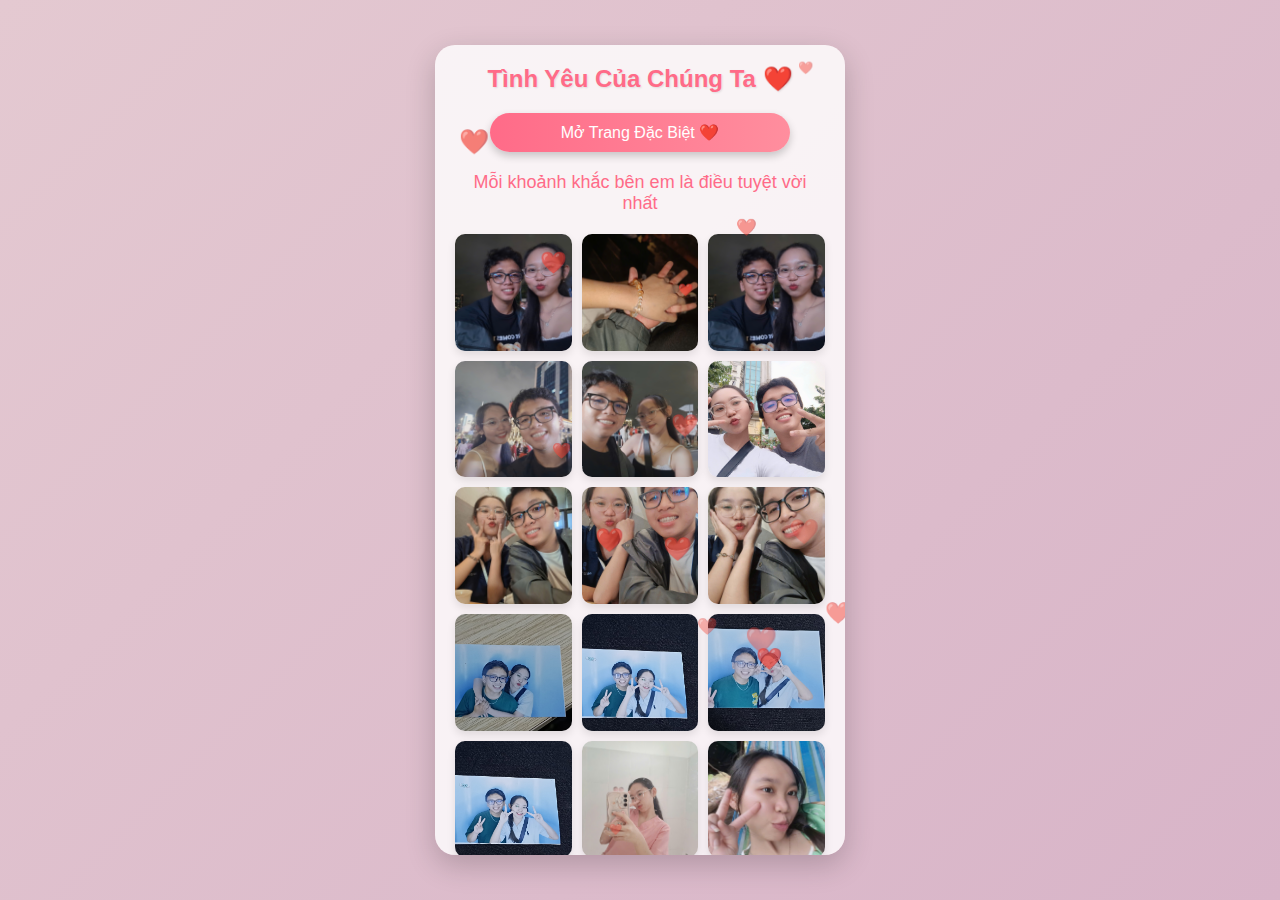
<file: 100Days.html>
<!DOCTYPE html>
<html lang="vi">

<head>
    <meta charset="UTF-8">
    <meta name="viewport" content="width=device-width, initial-scale=1.0">
     <!-- Tiêu đề hiển thị trên tab trình duyệt -->
    <title>TÌNH YÊU Ó</title>

    <!-- Tạo icon cho tab -->
    <link rel="icon" href="image/heart.png" type="image/png">
    <style>
        * {
            margin: 0;
            padding: 0;
            box-sizing: border-box;
        }

        body {
            font-family: 'Arial', sans-serif;
            background: linear-gradient(135deg, #e4c9d1 0%, #d8b4c8 100%);
            display: flex;
            justify-content: center;
            align-items: center;
            min-height: 100vh;
            overflow-x: hidden;
        }

        .container {
            width: 410px;
            max-height: 90vh;
            background-color: rgba(255, 255, 255, 0.8);
            border-radius: 20px;
            box-shadow: 0 10px 30px rgba(0, 0, 0, 0.2);
            padding: 20px;
            position: relative;
            overflow-y: auto;
            overflow-x: hidden;
        }

        h1 {
            text-align: center;
            color: #ff6b88;
            margin-bottom: 20px;
            font-size: 24px;
            text-shadow: 1px 1px 2px rgba(0, 0, 0, 0.1);
        }

        .gallery {
            display: grid;
            grid-template-columns: repeat(3, 1fr);
            gap: 10px;
            margin-bottom: 20px;
        }

        .gallery-item {
            width: 100%;
            aspect-ratio: 1/1;
            border-radius: 10px;
            overflow: hidden;
            box-shadow: 0 4px 8px rgba(0, 0, 0, 0.1);
            transition: all 0.3s ease;
            position: relative;
            cursor: pointer;
        }

        .gallery-item img {
            width: 100%;
            height: 100%;
            object-fit: cover;
            transition: transform 0.5s ease;
        }

        .gallery-item:hover {
            transform: translateY(-5px);
            box-shadow: 0 8px 15px rgba(0, 0, 0, 0.2);
        }

        .gallery-item:hover img {
            transform: scale(1.1);
        }

        /* Modal phóng to ảnh */
        .modal {
            display: none;
            position: fixed;
            top: 0;
            left: 0;
            width: 100%;
            height: 100%;
            background-color: rgba(0, 0, 0, 0.9);
            z-index: 1000;
            justify-content: center;
            align-items: center;
        }

        .modal-content {
            max-width: 90%;
            max-height: 90%;
        }

        .modal-content img {
            width: 100%;
            height: auto;
            object-fit: contain;
            border-radius: 5px;
        }

        .close {
            position: absolute;
            top: 20px;
            right: 30px;
            color: white;
            font-size: 40px;
            font-weight: bold;
            cursor: pointer;
        }

        .heart {
            position: absolute;
            pointer-events: none;
            animation: float 4s ease-in-out infinite;
        }

        @keyframes float {
            0%, 100% {
                transform: translateY(0) rotate(0deg);
            }
            50% {
                transform: translateY(-20px) rotate(10deg);
            }
        }

        /* Responsive */
        @media (max-width: 480px) {
            .container {
                width: 95%;
                height: 95vh;
            }
            
            .gallery {
                grid-template-columns: repeat(2, 1fr);
            }
        }

        /* Hiệu ứng tình yêu */
        .love-text {
            text-align: center;
            margin: 20px 0;
            font-size: 18px;
            color: #ff6b88;
            animation: pulse 2s infinite;
        }

        @keyframes pulse {
            0%, 100% {
                transform: scale(1);
            }
            50% {
                transform: scale(1.05);
            }
        }

        .floating-hearts {
            position: absolute;
            top: 0;
            left: 0;
            width: 100%;
            height: 100%;
            pointer-events: none;
            z-index: 1;
        }

        /* Nút đặc biệt */
        .love-button {
            display: block;
            margin: 15px auto;
            padding: 10px 20px;
            background: linear-gradient(to right, #ff6b88, #ff8e9e);
            color: white;
            border: none;
            border-radius: 25px;
            font-size: 16px;
            cursor: pointer;
            box-shadow: 0 4px 8px rgba(0, 0, 0, 0.2);
            transition: all 0.3s ease;
            width: 100%;
            max-width: 300px;
        }

        .love-button:hover {
            transform: translateY(-3px);
            box-shadow: 0 6px 12px rgba(0, 0, 0, 0.3);
            background: linear-gradient(to right, #ff8e9e, #ff6b88);
        }
    </style>
</head>

<body>
    <!-- Thêm thẻ audio để phát nhạc -->
    <audio id="bgMusic" loop>
        <source src="music/AAA1.mp3" type="audio/mp3">
    </audio>

    <script>
        // Phát nhạc khi trang load xong
        window.addEventListener('load', function() {
            var audio = document.getElementById('bgMusic');
            audio.volume = 0.5; // Chỉnh âm lượng
            
            // Bắt đầu bằng sự kiện user gesture (giả lập)
            function startAudio() {
                audio.play().catch(e => {
                    console.log("Autoplay bị chặn:", e);
                    // Thử lại sau 1 giây
                    setTimeout(startAudio, 1000);
                });
            }
            
            // Kích hoạt âm thanh thông qua sự kiện click ảo
            document.body.click(); // Giả lập sự kiện click
            
            // Thử phát nhạc
            startAudio();
            
            // Cho phép autoplay khi user tương tác
            document.addEventListener('click', function() {
                audio.play().catch(e => console.log(e));
            }, { once: true });
        });
    </script>

    <div class="container">
        <h1>Tình Yêu Của Chúng Ta ❤️</h1>

        <!-- <button id="openPageBtn" class="love-button">Mở Trang Đặc Biệt ❤️</button> -->
      <!-- --BUTTON ĐẶC BIỆT--------------------------------------------------------------------------------------------------------------------------- -->
    <button id="openPageBtn" class="love-button">Mở Trang Đặc Biệt ❤️</button>

    <style>
        .love-button {
            display: block;
            margin: 15px auto;
            padding: 10px 20px;
            background: linear-gradient(to right, #ff6b88, #ff8e9e);
            color: white;
            border: none;
            border-radius: 25px;
            font-size: 16px;
            cursor: pointer;
            box-shadow: 0 4px 8px rgba(0, 0, 0, 0.2);
            transition: all 0.3s ease;
        }

        .love-button:hover {
            transform: translateY(-3px);
            box-shadow: 0 6px 12px rgba(0, 0, 0, 0.3);
            background: linear-gradient(to right, #ff8e9e, #ff6b88);
        }
    </style>

    <script>
        // Mở trang khác khi click nút
        document.getElementById('openPageBtn').addEventListener('click', function () {
            window.open('TraiTim.html', '_blank');
            // Hoặc mở trong tab hiện tại: window.location.href = 'trang-dac-biet.html';
        });
    </script>

    <!-- --BUTTON ĐẶC BIỆT--------------------------------------------------------------------------------------------------------------------------- -->


        <div class="love-text">Mỗi khoảnh khắc bên em là điều tuyệt vời nhất</div>

        <div class="gallery">
            <!-- Danh sách ảnh -->
            <div class="gallery-item">
                <img src="image/a1.jpg" alt="Kỷ niệm 1">
            </div>
            <div class="gallery-item">
                <img src="image/a2.jpg" alt="Kỷ niệm 2">
            </div>
            <div class="gallery-item">
                <img src="image/b1.jpg" alt="Kỷ niệm 3">
            </div>
            <div class="gallery-item">
                <img src="image/b2.jpg" alt="Kỷ niệm 4">
            </div>
            <div class="gallery-item">
                <img src="image/b3.jpg" alt="Kỷ niệm 5">
            </div>
            <div class="gallery-item">
                <img src="image/b4.jpg" alt="Kỷ niệm 6">
            </div>
            <div class="gallery-item">
                <img src="image/b5.jpg" alt="Kỷ niệm 7">
            </div>
            <div class="gallery-item">
                <img src="image/b6.jpg" alt="Kỷ niệm 8">
            </div>
            <div class="gallery-item">
                <img src="image/b7.jpg" alt="Kỷ niệm 9">
            </div>
            <div class="gallery-item">
                <img src="image/b8.png" alt="Kỷ niệm 10">
            </div>
            <div class="gallery-item">
                <img src="image/b9.png" alt="Kỷ niệm 11">
            </div>
            <div class="gallery-item">
                <img src="image/b10.png" alt="Kỷ niệm 12">
            </div>
            <div class="gallery-item">
                <img src="image/b11.png" alt="Kỷ niệm 13">
            </div>
            <div class="gallery-item">
                <img src="image/b12.png" alt="Kỷ niệm 14">
            </div>
            <div class="gallery-item">
                <img src="image/b13.png" alt="Kỷ niệm 15">
            </div>
            <div class="gallery-item">
                <img src="image/b14.png" alt="Kỷ niệm 16">
            </div>
            <div class="gallery-item">
                <img src="image/b15.png" alt="Kỷ niệm 17">
            </div>
            <!-- Thêm các ảnh khác nếu cần -->
        </div>

        <div class="floating-hearts" id="floatingHearts"></div>
    </div>

    <!-- Modal phóng to ảnh -->
    <div id="imageModal" class="modal">
        <span class="close">&times;</span>
        <div class="modal-content">
            <img id="expandedImg">
        </div>
    </div>

    <script>
        // Mở trang khác khi click nút
        document.getElementById('openPageBtn').addEventListener('click', function () {
            window.open('a5__ copy.html', '_blank');
        });

        // Tạo hiệu ứng trái tim bay
        function createHearts() {
            const container = document.getElementById('floatingHearts');
            const colors = ['#ff6b88', '#ff8e9e', '#ffb3c1', '#ffd7e1'];

            for (let i = 0; i < 15; i++) {
                const heart = document.createElement('div');
                heart.innerHTML = '❤️';
                heart.classList.add('heart');

                // Random vị trí và kích thước
                const size = Math.random() * 20 + 10;
                const posX = Math.random() * 100;
                const delay = Math.random() * 5;
                const duration = Math.random() * 3 + 3;

                heart.style.left = `${posX}%`;
                heart.style.top = `${Math.random() * 100}%`;
                heart.style.fontSize = `${size}px`;
                heart.style.animationDelay = `${delay}s`;
                heart.style.animationDuration = `${duration}s`;
                heart.style.opacity = Math.random() * 0.5 + 0.3;

                container.appendChild(heart);
            }
        }

        // Hiệu ứng khi hover vào ảnh
        document.querySelectorAll('.gallery-item').forEach(item => {
            item.addEventListener('mouseenter', function () {
                const hearts = document.createElement('div');
                hearts.innerHTML = '❤️';
                hearts.style.position = 'absolute';
                hearts.style.fontSize = '20px';
                hearts.style.color = '#ff6b88';
                hearts.style.animation = 'float 2s ease-out forwards';
                hearts.style.left = `${Math.random() * 80 + 10}%`;
                hearts.style.top = `${Math.random() * 80 + 10}%`;
                hearts.style.pointerEvents = 'none';

                this.appendChild(hearts);

                setTimeout(() => {
                    hearts.remove();
                }, 2000);
            });
        });

        // Hiệu ứng phóng to ảnh khi click
        document.querySelectorAll('.gallery-item img').forEach(img => {
            img.addEventListener('click', function () {
                const modal = document.getElementById('imageModal');
                const modalImg = document.getElementById('expandedImg');
                modal.style.display = 'flex';
                modalImg.src = this.src;
            });
        });

        // Đóng modal khi click nút X
        document.querySelector('.close').addEventListener('click', function () {
            document.getElementById('imageModal').style.display = 'none';
        });

        // Đóng modal khi click bên ngoài ảnh
        document.getElementById('imageModal').addEventListener('click', function (e) {
            if (e.target === this) {
                this.style.display = 'none';
            }
        });

        // Khởi tạo hiệu ứng khi trang load
        window.addEventListener('load', function () {
            createHearts();

            // Thêm hiệu ứng chữ nhấp nháy
            const loveText = document.querySelector('.love-text');
            setInterval(() => {
                loveText.style.textShadow = `0 0 ${Math.random() * 10 + 5}px rgba(255, 107, 136, ${Math.random() * 0.5 + 0.5})`;
            }, 1000);
        });
    </script>
</body>

</html>
</file>
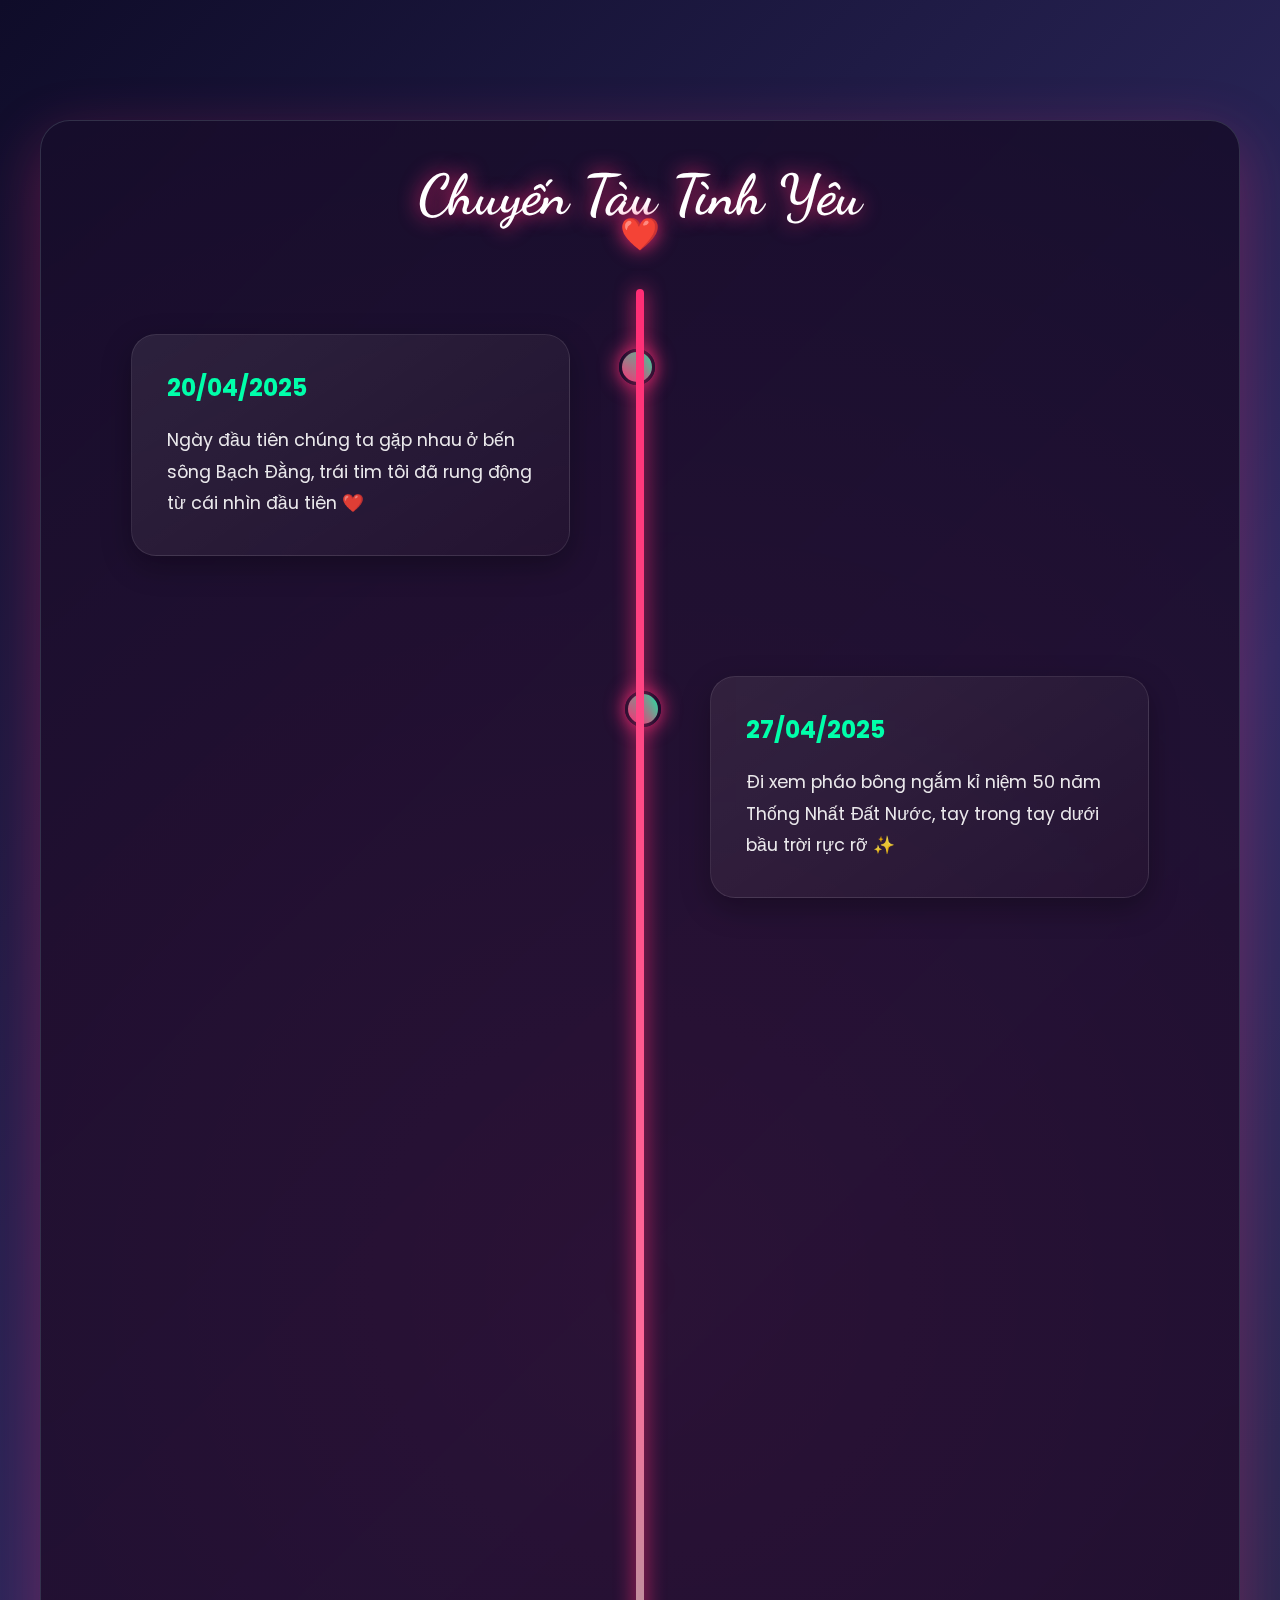
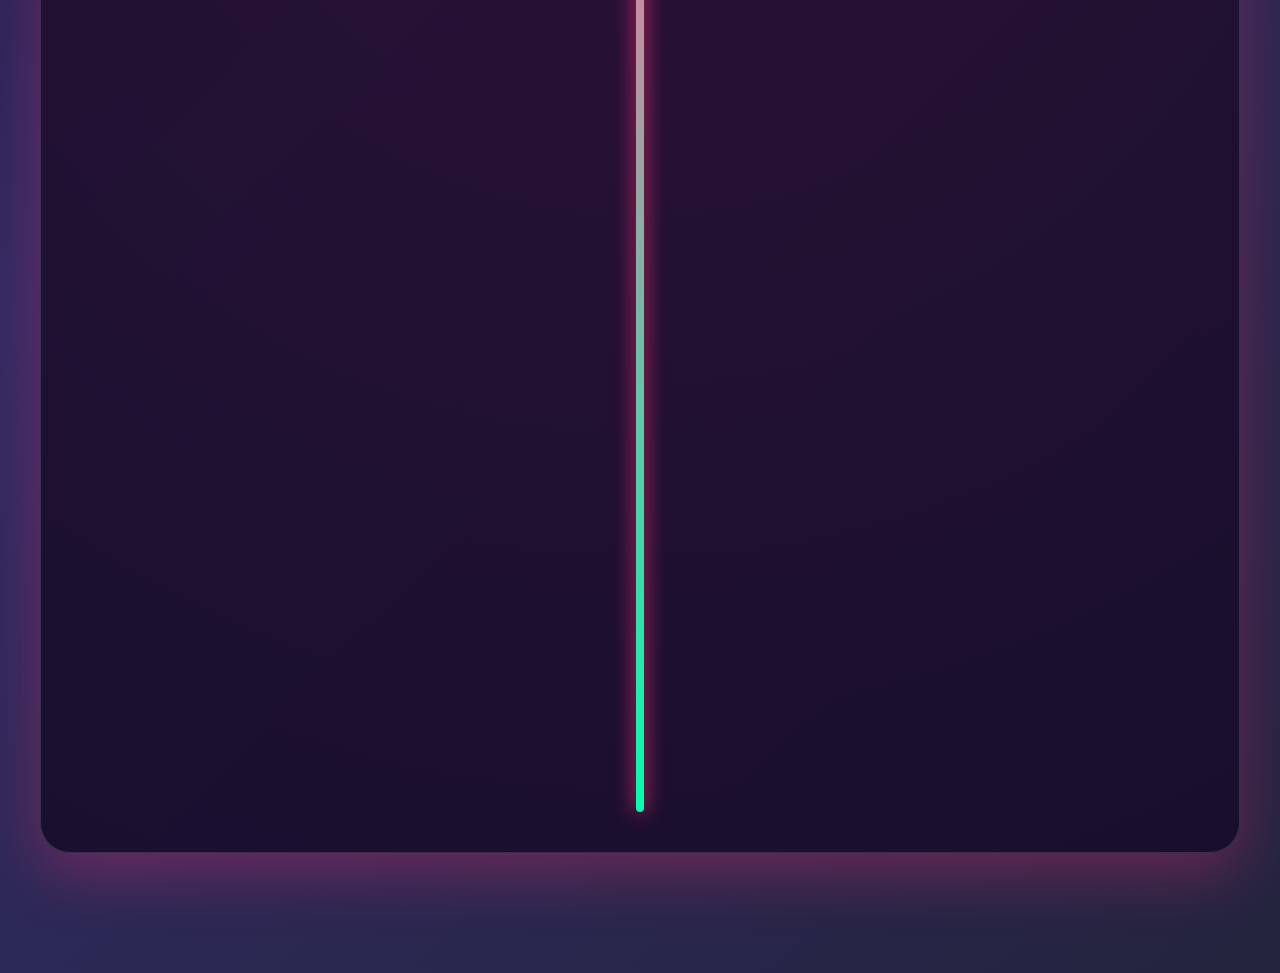
<file: a1.html>
<!DOCTYPE html>
<html lang="en">
<head>
    <meta charset="UTF-8">
    <meta name="viewport" content="width=device-width, initial-scale=1.0">
    <title>Love Timeline</title>
    <link href="https://fonts.googleapis.com/css2?family=Dancing+Script:wght@400;700&family=Poppins:wght@300;400;600&display=swap" rel="stylesheet">
    <style>
        * {
            margin: 0;
            padding: 0;
            box-sizing: border-box;
        }

        :root {
            --primary-color: #ff2d75;
            --secondary-color: #ff6b9a;
            --accent-color: #00ffaa;
            --bg-color: #0f0c29;
            --text-color: #ffffff;
        }

        body {
            font-family: 'Poppins', sans-serif;
            background: linear-gradient(135deg, #0f0c29, #302b63, #24243e);
            color: var(--text-color);
            min-height: 100vh;
            padding: 20px;
        }

        /* ============================
           PHẦN 7: TIMELINE KỶ NIỆM
        ============================ */
        .timeline {
            position: relative;
            max-width: 1200px;
            margin: 100px auto;
            padding: 40px;
            background: rgba(15, 12, 41, 0.9);
            border-radius: 30px;
            box-shadow: 0 20px 60px rgba(255, 45, 117, 0.3);
            backdrop-filter: blur(15px);
            border: 1px solid rgba(255, 255, 255, 0.15);
            overflow: hidden;
        }

        /* Hiệu ứng ánh sáng nền */
        .timeline::before {
            content: '';
            position: absolute;
            top: -50%;
            left: -50%;
            width: 200%;
            height: 200%;
            background: radial-gradient(circle, rgba(255,45,117,0.1) 0%, transparent 70%);
            animation: rotate 20s linear infinite;
            z-index: -1;
        }

        @keyframes rotate {
            0% { transform: rotate(0deg); }
            100% { transform: rotate(360deg); }
        }

        .timeline-title {
            text-align: center;
            font-size: 3.5rem;
            margin-bottom: 60px;
            color: white;
            font-family: 'Dancing Script', cursive;
            position: relative;
            text-shadow: 0 0 20px var(--primary-color);
            animation: titleGlow 3s ease-in-out infinite alternate;
        }

        @keyframes titleGlow {
            0% { text-shadow: 0 0 10px var(--primary-color); }
            100% { text-shadow: 0 0 30px var(--primary-color), 0 0 40px var(--secondary-color); }
        }

        .timeline-title::after {
            content: '❤️';
            position: absolute;
            bottom: -25px;
            left: 50%;
            transform: translateX(-50%);
            font-size: 2rem;
            animation: heartbeat 1.5s ease-in-out infinite;
        }

        @keyframes heartbeat {
            0%, 100% { transform: translateX(-50%) scale(1); }
            50% { transform: translateX(-50%) scale(1.1); }
        }

        .timeline-container {
            position: relative;
            padding: 20px 0;
        }

        /* Đường timeline với hiệu ứng */
        .timeline-container::after {
            content: '';
            position: absolute;
            width: 8px;
            background: linear-gradient(to bottom, 
                var(--primary-color), 
                var(--secondary-color), 
                var(--accent-color));
            top: 0;
            bottom: 0;
            left: 50%;
            margin-left: -4px;
            border-radius: 10px;
            box-shadow: 0 0 20px var(--primary-color);
            animation: lineGlow 2s ease-in-out infinite alternate;
        }

        @keyframes lineGlow {
            0% { box-shadow: 0 0 10px var(--primary-color); }
            100% { box-shadow: 0 0 30px var(--primary-color), 0 0 40px var(--secondary-color); }
        }

        .timeline-item {
            padding: 25px 50px;
            position: relative;
            width: 50%;
            box-sizing: border-box;
            margin-bottom: 70px;
            opacity: 0;
            transform: translateX(-100px);
            transition: all 0.8s cubic-bezier(0.4, 0, 0.2, 1);
        }

        .timeline-item:nth-child(even) {
            transform: translateX(100px);
        }

        .timeline-item.visible {
            opacity: 1;
            transform: translateX(0) !important;
        }

        .timeline-item:nth-child(odd) {
            left: 0;
            padding-right: 70px;
        }

        .timeline-item:nth-child(even) {
            left: 50%;
            padding-left: 70px;
        }

        .timeline-content {
            padding: 35px;
            background: linear-gradient(145deg, rgba(255,255,255,0.08), rgba(255,255,255,0.02));
            border-radius: 25px;
            box-shadow: 0 10px 30px rgba(0, 0, 0, 0.3);
            position: relative;
            border: 1px solid rgba(255, 255, 255, 0.1);
            transition: all 0.5s ease;
            overflow: hidden;
            backdrop-filter: blur(10px);
        }

        /* Hiệu ứng bóng đổ động */
        .timeline-content::before {
            content: '';
            position: absolute;
            top: 0;
            left: -100%;
            width: 100%;
            height: 100%;
            background: linear-gradient(90deg, transparent, rgba(255,255,255,0.1), transparent);
            transition: left 0.7s ease;
        }

        .timeline-content:hover {
            transform: translateY(-10px) scale(1.03);
            box-shadow: 0 20px 50px rgba(255, 45, 117, 0.4);
        }

        .timeline-content:hover::before {
            left: 100%;
        }

        .timeline-date {
            font-weight: 700;
            color: var(--accent-color);
            margin-bottom: 15px;
            font-size: 1.5rem;
            position: relative;
            display: inline-block;
            padding-bottom: 5px;
        }

        .timeline-date::after {
            content: '';
            position: absolute;
            bottom: 0;
            left: 0;
            width: 0;
            height: 3px;
            background: var(--accent-color);
            transition: width 0.5s ease;
        }

        .timeline-content:hover .timeline-date::after {
            width: 100%;
        }

        .timeline-text {
            color: white;
            line-height: 1.8;
            font-size: 1.1rem;
            opacity: 0.9;
            transition: opacity 0.3s ease;
        }

        .timeline-content:hover .timeline-text {
            opacity: 1;
        }

        /* Dấu chấm trên timeline */
        .timeline-item::after {
            content: '';
            position: absolute;
            width: 30px;
            height: 30px;
            background: linear-gradient(45deg, var(--primary-color), var(--accent-color));
            border-radius: 50%;
            top: 40px;
            z-index: 2;
            box-shadow: 0 0 20px var(--primary-color);
            border: 3px solid var(--bg-color);
            animation: pulse 2s infinite;
        }

        @keyframes pulse {
            0%, 100% { 
                box-shadow: 0 0 0 0 rgba(255, 45, 117, 0.7),
                           0 0 0 0 rgba(0, 255, 170, 0.4); 
            }
            50% { 
                box-shadow: 0 0 0 15px rgba(255, 45, 117, 0),
                           0 0 0 30px rgba(0, 255, 170, 0); 
            }
        }

        .timeline-item:nth-child(odd)::after {
            right: -15px;
        }

        .timeline-item:nth-child(even)::after {
            left: -15px;
        }

        /* Responsive */
        @media (max-width: 768px) {
            .timeline {
                padding: 20px;
                margin: 50px auto;
            }
            
            .timeline-title {
                font-size: 2.5rem;
            }
            
            .timeline-container::after {
                left: 30px;
            }
            
            .timeline-item {
                width: 100%;
                padding-left: 70px;
                padding-right: 20px;
                left: 0 !important;
            }
            
            .timeline-item:nth-child(odd)::after,
            .timeline-item:nth-child(even)::after {
                left: 15px;
            }
            
            .timeline-content {
                padding: 25px;
            }
        }

        /* Nút quay lại đầu trang */
        .back-to-top {
            position: fixed;
            bottom: 30px;
            right: 30px;
            width: 50px;
            height: 50px;
            background: linear-gradient(45deg, var(--primary-color), var(--secondary-color));
            border-radius: 50%;
            display: flex;
            align-items: center;
            justify-content: center;
            color: white;
            font-size: 24px;
            text-decoration: none;
            box-shadow: 0 5px 20px rgba(255, 45, 117, 0.4);
            transition: all 0.3s ease;
            opacity: 0;
            visibility: hidden;
            z-index: 1000;
        }

        .back-to-top.show {
            opacity: 1;
            visibility: visible;
        }

        .back-to-top:hover {
            transform: translateY(-5px);
            box-shadow: 0 10px 30px rgba(255, 45, 117, 0.6);
        }
    </style>
</head>
<body>
    <!-- ========================
        PHẦN 7: TIMELINE KỶ NIỆM
    ======================== -->
    <div class="timeline">
        <h2 class="timeline-title">Chuyến Tàu Tình Yêu</h2>

        <div class="timeline-container">
            <div class="timeline-item">
                <div class="timeline-content">
                    <div class="timeline-date">20/04/2025</div>
                    <div class="timeline-text">Ngày đầu tiên chúng ta gặp nhau ở bến sông Bạch Đằng, trái tim tôi đã rung động từ cái nhìn đầu tiên ❤️</div>
                </div>
            </div>

            <div class="timeline-item">
                <div class="timeline-content">
                    <div class="timeline-date">27/04/2025</div>
                    <div class="timeline-text">Đi xem pháo bông ngắm kỉ niệm 50 năm Thống Nhất Đất Nước, tay trong tay dưới bầu trời rực rỡ ✨</div>
                </div>
            </div>

            <div class="timeline-item">
                <div class="timeline-content">
                    <div class="timeline-date">24/05/2025</div>
                    <div class="timeline-text">Đi siêu thị Eaon Mall Tân Phú, những khoảnh khắc đơn giản bên nhau lại là điều quý giá nhất 🛒❤️</div>
                </div>
            </div>

            <div class="timeline-item">
                <div class="timeline-content">
                    <div class="timeline-date">25-28/06/2025</div>
                    <div class="timeline-text">Bốn ngày hạnh phúc nhất, được ôm, được hun Cục Dàng đã ơi là đã ❤️❤️🥰🔥<br>Ký ức không bao giờ phai nhòa...</div>
                </div>
            </div>

            <div class="timeline-item">
                <div class="timeline-content">
                    <div class="timeline-date">06/07/2025</div>
                    <div class="timeline-text">
                        Đi ăn mì cay nà, ôm cục dàng nàng, vlog đi chơi nà ❤️❤️<br>
                        (Bạn đang đọc tin này à? Tui ghiền bạn quá đi mất thôi! 💘)
                    </div>
                </div>
            </div>

            <!-- Thêm nhiều kỷ niệm hơn -->
            <div class="timeline-item">
                <div class="timeline-content">
                    <div class="timeline-date">Tương lai...</div>
                    <div class="timeline-text">Chúng ta sẽ còn viết thêm nhiều chương mới trong câu chuyện tình yêu này. Mỗi ngày bên em là một trang sách đẹp 📖💕</div>
                </div>
            </div>
        </div>
    </div>

    <!-- Nút quay lại đầu trang -->
    <a href="#" class="back-to-top" id="backToTop">↑</a>

    <script>
        // Hiệu ứng scroll cho timeline
        function initTimelineScroll() {
            const timelineItems = document.querySelectorAll('.timeline-item');
            
            const observer = new IntersectionObserver((entries) => {
                entries.forEach(entry => {
                    if (entry.isIntersecting) {
                        entry.target.classList.add('visible');
                        
                        // Thêm hiệu ứng delay cho từng item
                        const index = Array.from(timelineItems).indexOf(entry.target);
                        entry.target.style.transitionDelay = (index * 0.2) + 's';
                    }
                });
            }, {
                threshold: 0.3,
                rootMargin: '0px 0px -100px 0px'
            });
            
            timelineItems.forEach(item => {
                observer.observe(item);
            });
        }

        // Hiệu ứng hover cho timeline items
        function initTimelineHover() {
            const timelineContents = document.querySelectorAll('.timeline-content');
            
            timelineContents.forEach(content => {
                content.addEventListener('mouseenter', () => {
                    const dateElement = content.querySelector('.timeline-date');
                    dateElement.style.color = '#ff2d75';
                });
                
                content.addEventListener('mouseleave', () => {
                    const dateElement = content.querySelector('.timeline-date');
                    dateElement.style.color = '';
                });
            });
        }

        // Nút back to top
        function initBackToTop() {
            const backToTopBtn = document.getElementById('backToTop');
            
            window.addEventListener('scroll', () => {
                if (window.scrollY > 300) {
                    backToTopBtn.classList.add('show');
                } else {
                    backToTopBtn.classList.remove('show');
                }
            });
            
            backToTopBtn.addEventListener('click', (e) => {
                e.preventDefault();
                window.scrollTo({
                    top: 0,
                    behavior: 'smooth'
                });
            });
        }

        // Hiệu ứng mở đầu
        function initEntranceAnimation() {
            const timeline = document.querySelector('.timeline');
            timeline.style.opacity = '0';
            timeline.style.transform = 'translateY(50px)';
            
            setTimeout(() => {
                timeline.style.transition = 'all 1s ease';
                timeline.style.opacity = '1';
                timeline.style.transform = 'translateY(0)';
            }, 500);
        }

        // Hiệu ứng click vào timeline item
        function initClickEffects() {
            const timelineItems = document.querySelectorAll('.timeline-item');
            
            timelineItems.forEach(item => {
                item.addEventListener('click', () => {
                    const content = item.querySelector('.timeline-content');
                    
                    // Tạo hiệu ứng ripple
                    const ripple = document.createElement('div');
                    ripple.style.cssText = `
                        position: absolute;
                        border-radius: 50%;
                        background: rgba(255, 45, 117, 0.3);
                        transform: scale(0);
                        animation: ripple 0.6s linear;
                        pointer-events: none;
                    `;
                    
                    const rect = content.getBoundingClientRect();
                    const size = Math.max(rect.width, rect.height);
                    const x = rect.left + rect.width/2 - size/2;
                    const y = rect.top + rect.height/2 - size/2;
                    
                    ripple.style.width = ripple.style.height = size + 'px';
                    ripple.style.left = x + 'px';
                    ripple.style.top = y + 'px';
                    
                    document.body.appendChild(ripple);
                    
                    // Thêm style cho ripple animation
                    const style = document.createElement('style');
                    style.textContent = `
                        @keyframes ripple {
                            to {
                                transform: scale(4);
                                opacity: 0;
                            }
                        }
                    `;
                    document.head.appendChild(style);
                    
                    // Xóa ripple sau khi animation kết thúc
                    setTimeout(() => {
                        ripple.remove();
                        style.remove();
                    }, 600);
                });
            });
        }

        // Khởi tạo tất cả
        document.addEventListener('DOMContentLoaded', () => {
            initTimelineScroll();
            initTimelineHover();
            initBackToTop();
            initEntranceAnimation();
            initClickEffects();
            
            console.log('❤️ Timeline tình yêu đã sẵn sàng!');
        });

        // Hiệu ứng parallax đơn giản
        window.addEventListener('scroll', () => {
            const scrolled = window.pageYOffset;
            const timeline = document.querySelector('.timeline');
            const rate = scrolled * -0.5;
            
            timeline.style.transform = `translateY(${rate * 0.1}px)`;
        });
    </script>
</body>
</html>
</file>
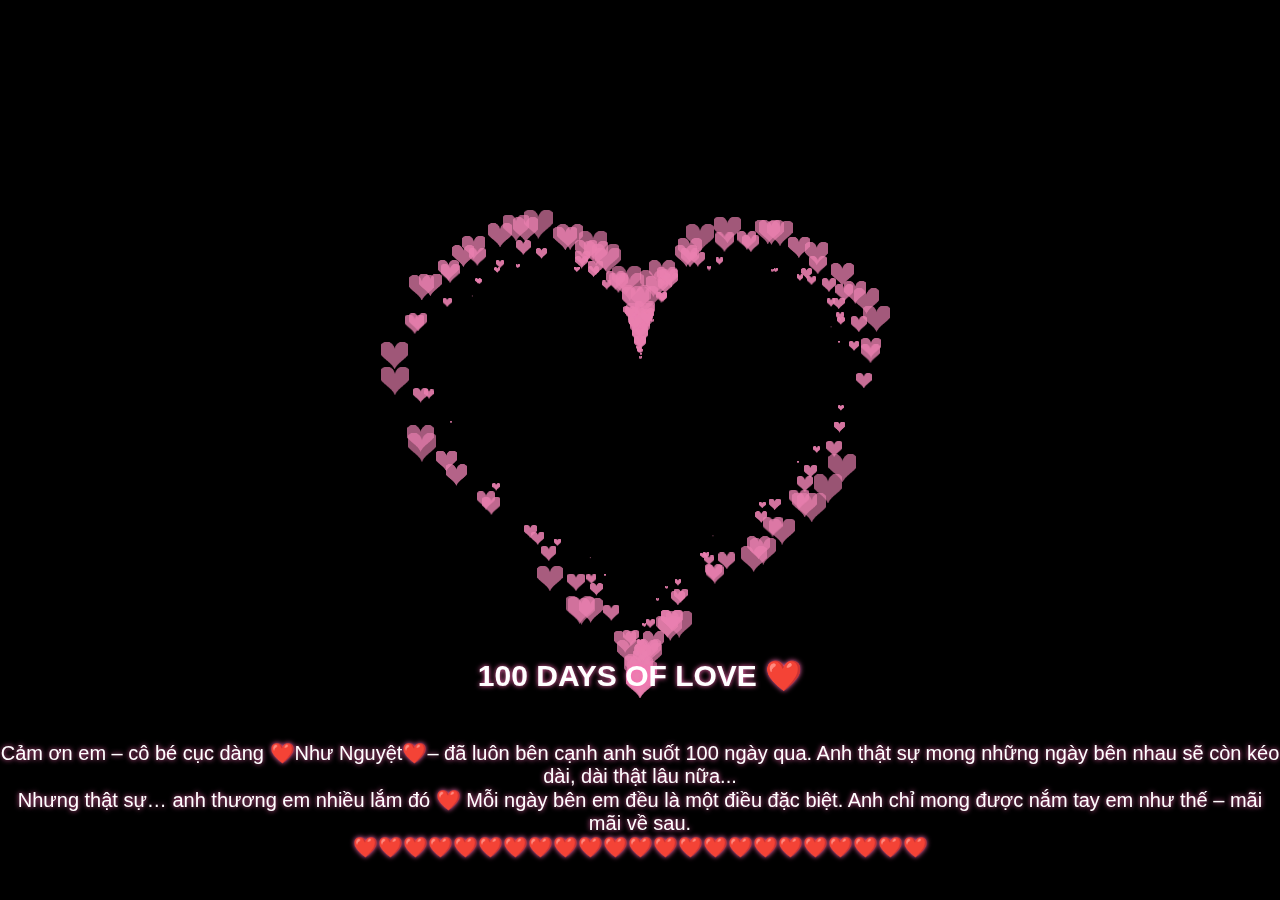
<file: TraiTim.html>
<!DOCTYPE HTML PUBLIC "-//W3C//DTD HTML 4.0 Transitional//EN">
<HTML>

<HEAD>
    <!-- Tiêu đề hiển thị trên tab trình duyệt -->
    <title>TÌNH YÊU Ó</title>

    <!-- Tạo icon cho tab -->
    <link rel="icon" href="image/heart.png" type="image/png">
    <META NAME="Generator" CONTENT="EditPlus">
    <META NAME="Author" CONTENT="">
    <META NAME="Keywords" CONTENT="">
    <META NAME="Description" CONTENT="">
    <style>
        html,
        body {
            height: 100%;
            padding: 0;
            margin: 0;
            background: black;
            overflow: hidden;
            font-family: Arial, sans-serif;
        }

        canvas {
            position: absolute;
            width: 100%;
            height: 100%;
            z-index: 1;
        }

        .name {
            position: absolute;
            top: 40%;
            left: 50%;
            transform: translate(-50%, -50%);
            color: #26cacf;
            font-size: 30px;
            font-weight: bold;
            text-align: center;
            z-index: 2;
            text-shadow: 0 0 10px #fff, 0 0 20px #ff69b4, 0 0 30px #ff69b4;
            animation: glow 2s infinite alternate;
            width: 100%;
            font-family: 'Segoe UI', Tahoma, Geneva, Verdana, sans-serif;
        }
        
        .message {
            position: absolute;
            top: 65%;
            left: 50%;
            transform: translate(-50%, -50%);
            color: white;
            font-size: 20px;
            text-align: center;
            z-index: 2;
            width: 100%;
            font-family: 'Segoe UI', Tahoma, Geneva, Verdana, sans-serif;
            text-shadow: 0 0 5px #ff69b4;
        }

        @keyframes glow {
            from {
                text-shadow: 0 0 5px #fff, 0 0 10px #ff69b4, 0 0 15px #ff69b4;
            }

            to {
                text-shadow: 0 0 10px #fff, 0 0 20px #ff69b4, 0 0 30px #ff69b4, 0 0 40px #ff69b4;
            }
        }

        /* Ẩn thanh điều khiển audio */
        #bgMusic {
            display: none;
        }
    </style>
</HEAD>

<BODY>
   <!-- Thêm video phát nhạc ---------------------------------------------------------------------------------->


    <!-- Thêm thẻ audio để phát nhạc -->
  <audio id="bgMusic" loop>
    <source src="music/YeuEmHonMoiNgay.mp3" type="audio/mp3">
</audio>

   <script>
    // Phát nhạc khi trang load xong
    window.addEventListener('load', function() {
        var audio = document.getElementById('bgMusic');
        audio.volume = 0.5; // Chỉnh âm lượng
        
        // Bắt đầu bằng sự kiện user gesture (giả lập)
        function startAudio() {
            audio.play().catch(e => {
                console.log("Autoplay bị chặn:", e);
                // Thử lại sau 1 giây
                setTimeout(startAudio, 1000);
            });
        }
        
        // Kích hoạt âm thanh thông qua sự kiện click ảo
        document.body.click(); // Giả lập sự kiện click
        
        // Thử phát nhạc
        startAudio();
        
        // Cho phép autoplay khi user tương tác
        document.addEventListener('click', function() {
            audio.play().catch(e => console.log(e));
        }, { once: true });
    });
</script>

    <!-- Thêm video phát nhạc ---------------------------------------------------------------------------------->


<!--     <div class="name"><br><br><br><br>100 DAYS RÒI NHÓ <BR></BR>❤️❤️❤️</div> -->
    <div class="message"><br><br><br><br><br><br><br><br><br><br><br><br><br><br> <h2> 100 DAYS OF LOVE ❤️</h2><br>Cảm ơn em – cô bé cục dàng ❤️Như Nguyệt❤️– đã luôn bên cạnh anh suốt 100 ngày qua. Anh thật sự mong những ngày bên nhau sẽ còn kéo dài, dài thật lâu nữa... <br>
Nhưng thật sự… anh thương em nhiều lắm đó ❤️  Mỗi ngày bên em đều là một điều đặc biệt. Anh chỉ mong được nắm tay em như thế – mãi mãi về sau.
<br>❤️❤️❤️❤️❤️❤️❤️❤️❤️❤️❤️❤️❤️❤️❤️❤️❤️❤️❤️❤️❤️❤️❤️
    
    </div>
    <canvas id="pinkboard"></canvas>

    <script>
        /*
        * Settings
        */
        var settings = {
            particles: {
                length: 500, // maximum amount of particles
                duration: 2, // particle duration in sec
                velocity: 100, // particle velocity in pixels/sec
                effect: -0.75, // play with this for a nice effect
                size: 40, // Tăng kích thước particle lên 40px (trước là 30)
            },
        };

        /*
        * RequestAnimationFrame polyfill by Erik Möller
        */
        (function () { var b = 0; var c = ["ms", "moz", "webkit", "o"]; for (var a = 0; a < c.length && !window.requestAnimationFrame; ++a) { window.requestAnimationFrame = window[c[a] + "RequestAnimationFrame"]; window.cancelAnimationFrame = window[c[a] + "CancelAnimationFrame"] || window[c[a] + "CancelRequestAnimationFrame"] } if (!window.requestAnimationFrame) { window.requestAnimationFrame = function (h, e) { var d = new Date().getTime(); var f = Math.max(0, 16 - (d - b)); var g = window.setTimeout(function () { h(d + f) }, f); b = d + f; return g } } if (!window.cancelAnimationFrame) { window.cancelAnimationFrame = function (d) { clearTimeout(d) } } }());

        /*
        * Point class
        */
        var Point = (function () {
            function Point(x, y) {
                this.x = (typeof x !== 'undefined') ? x : 0;
                this.y = (typeof y !== 'undefined') ? y : 0;
            }
            Point.prototype.clone = function () {
                return new Point(this.x, this.y);
            };
            Point.prototype.length = function (length) {
                if (typeof length == 'undefined')
                    return Math.sqrt(this.x * this.x + this.y * this.y);
                this.normalize();
                this.x *= length;
                this.y *= length;
                return this;
            };
            Point.prototype.normalize = function () {
                var length = this.length();
                this.x /= length;
                this.y /= length;
                return this;
            };
            return Point;
        })();

        /*
        * Particle class
        */
        var Particle = (function () {
            function Particle() {
                this.position = new Point();
                this.velocity = new Point();
                this.acceleration = new Point();
                this.age = 0;
            }
            Particle.prototype.initialize = function (x, y, dx, dy) {
                this.position.x = x;
                this.position.y = y;
                this.velocity.x = dx;
                this.velocity.y = dy;
                this.acceleration.x = dx * settings.particles.effect;
                this.acceleration.y = dy * settings.particles.effect;
                this.age = 0;
            };
            Particle.prototype.update = function (deltaTime) {
                this.position.x += this.velocity.x * deltaTime;
                this.position.y += this.velocity.y * deltaTime;
                this.velocity.x += this.acceleration.x * deltaTime;
                this.velocity.y += this.acceleration.y * deltaTime;
                this.age += deltaTime;
            };
            Particle.prototype.draw = function (context, image) {
                function ease(t) {
                    return (--t) * t * t + 1;
                }
                var size = image.width * ease(this.age / settings.particles.duration);
                context.globalAlpha = 1 - this.age / settings.particles.duration;
                context.drawImage(image, this.position.x - size / 2, this.position.y - size / 2, size, size);
            };
            return Particle;
        })();

        /*
        * ParticlePool class
        */
        var ParticlePool = (function () {
            var particles,
                firstActive = 0,
                firstFree = 0,
                duration = settings.particles.duration;
            function ParticlePool(length) {
                particles = new Array(length);
                for (var i = 0; i < particles.length; i++)
                    particles[i] = new Particle();
            }
            ParticlePool.prototype.add = function (x, y, dx, dy) {
                particles[firstFree].initialize(x, y, dx, dy);
                firstFree++;
                if (firstFree == particles.length) firstFree = 0;
                if (firstActive == firstFree) firstActive++;
                if (firstActive == particles.length) firstActive = 0;
            };
            ParticlePool.prototype.update = function (deltaTime) {
                var i;
                if (firstActive < firstFree) {
                    for (i = firstActive; i < firstFree; i++)
                        particles[i].update(deltaTime);
                }
                if (firstFree < firstActive) {
                    for (i = firstActive; i < particles.length; i++)
                        particles[i].update(deltaTime);
                    for (i = 0; i < firstFree; i++)
                        particles[i].update(deltaTime);
                }
                while (particles[firstActive].age >= duration && firstActive != firstFree) {
                    firstActive++;
                    if (firstActive == particles.length) firstActive = 0;
                }
            };
            ParticlePool.prototype.draw = function (context, image) {
                if (firstActive < firstFree) {
                    for (i = firstActive; i < firstFree; i++)
                        particles[i].draw(context, image);
                }
                if (firstFree < firstActive) {
                    for (i = firstActive; i < particles.length; i++)
                        particles[i].draw(context, image);
                    for (i = 0; i < firstFree; i++)
                        particles[i].draw(context, image);
                }
            };
            return ParticlePool;
        })();

        /*
        * Putting it all together
        */
        (function (canvas) {
            var context = canvas.getContext('2d'),
                particles = new ParticlePool(settings.particles.length),
                particleRate = settings.particles.length / settings.particles.duration,
                time;

            function pointOnHeart(t) {
                return new Point(
                    200 * Math.pow(Math.sin(t), 3), // Tăng kích thước trái tim từ 160 lên 200
                    160 * Math.cos(t) - 65 * Math.cos(2 * t) - 25 * Math.cos(3 * t) - 15 * Math.cos(4 * t) + 30 // Tăng kích thước trái tim
                );
            }

            var image = (function () {
                var canvas = document.createElement('canvas'),
                    context = canvas.getContext('2d');
                canvas.width = settings.particles.size;
                canvas.height = settings.particles.size;

                function to(t) {
                    var point = pointOnHeart(t);
                    point.x = settings.particles.size / 2 + point.x * settings.particles.size / 350;
                    point.y = settings.particles.size / 2 - point.y * settings.particles.size / 350;
                    return point;
                }

                context.beginPath();
                var t = -Math.PI;
                var point = to(t);
                context.moveTo(point.x, point.y);
                while (t < Math.PI) {
                    t += 0.01;
                    point = to(t);
                    context.lineTo(point.x, point.y);
                }
                context.closePath();
                context.fillStyle = '#ea80b0';
                context.fill();
                var image = new Image();
                image.src = canvas.toDataURL();
                return image;
            })();

            function render() {
                requestAnimationFrame(render);
                var newTime = new Date().getTime() / 1000,
                    deltaTime = newTime - (time || newTime);
                time = newTime;
                context.clearRect(0, 0, canvas.width, canvas.height);
                var amount = particleRate * deltaTime;
                for (var i = 0; i < amount; i++) {
                    var pos = pointOnHeart(Math.PI - 2 * Math.PI * Math.random());
                    var dir = pos.clone().length(settings.particles.velocity);
                    particles.add(canvas.width / 2 + pos.x, canvas.height / 2 - pos.y, dir.x, -dir.y);
                }
                particles.update(deltaTime);
                particles.draw(context, image);
            }

            function onResize() {
                canvas.width = canvas.clientWidth;
                canvas.height = canvas.clientHeight;
            }
            window.onresize = onResize;
            setTimeout(function () {
                onResize();
                render();
            }, 10);
        })(document.getElementById('pinkboard'));

        // Floating hearts cursor effect
        var colours = ['#f00', '#f06', '#f0f', '#f6f', '#f39', '#f9c'];
        var minisize = 10;
        var maxisize = 20;
        var hearts = 100;
        var over_or_under = "over";
        var x = ox = 400;
        var y = oy = 300;
        var swide = 800;
        var shigh = 600;
        var sleft = sdown = 0;
        var herz = new Array();
        var herzx = new Array();
        var herzy = new Array();
        var herzs = new Array();
        var kiss = false;

        if (typeof ('addRVLoadEvent') != 'function') function addRVLoadEvent(funky) {
            var oldonload = window.onload;
            if (typeof (oldonload) != 'function') window.onload = funky;
            else window.onload = function () {
                if (oldonload) oldonload();
                funky();
            }
        }

        addRVLoadEvent(mwah);

        function mwah() {
            if (document.getElementById) {
                var i, heart;
                for (i = 0; i < hearts; i++) {
                    heart = createDiv("auto", "auto");
                    heart.style.visibility = "hidden";
                    heart.style.zIndex = (over_or_under == "over") ? "1001" : "0";
                    heart.style.color = colours[i % colours.length];
                    heart.style.pointerEvents = "none";
                    if (navigator.appName == "Microsoft Internet Explorer") heart.style.filter = "alpha(opacity=75)";
                    else heart.style.opacity = 0.45;
                    heart.appendChild(document.createTextNode(String.fromCharCode(9829)));
                    document.body.appendChild(heart);
                    herz[i] = heart;
                    herzy[i] = false;
                }
                set_scroll();
                set_width();
                herzle();
            }
        }

        function herzle() {
            var c;
            if (Math.abs(x - ox) > 1 || Math.abs(y - oy) > 1) {
                ox = x;
                oy = y;
                for (c = 0; c < hearts; c++) if (herzy[c] === false) {
                    herz[c].firstChild.nodeValue = String.fromCharCode(9829);
                    herz[c].style.left = (herzx[c] = x - minisize / 2) + "px";
                    herz[c].style.top = (herzy[c] = y - minisize) + "px";
                    herz[c].style.fontSize = minisize + "px";
                    herz[c].style.fontWeight = 'normal';
                    herz[c].style.visibility = 'visible';
                    herzs[c] = minisize;
                    break;
                }
            }
            for (c = 0; c < hearts; c++) if (herzy[c] !== false) blow_me_a_kiss(c);
            setTimeout("herzle()", 30);
        }

        document.onmousedown = pucker;
        document.onmouseup = function () { clearTimeout(kiss); };
        function pucker() {
            ox = -1;
            oy = -1;
            kiss = setTimeout('pucker()', 100);
        }

        function blow_me_a_kiss(i) {
            herzy[i] -= herzs[i] / minisize + i % 2;
            herzx[i] += (i % 5 - 2) / 5;
            if (herzy[i] < sdown - herzs[i] || herzx[i] < sleft - herzs[i] || herzx[i] > sleft + swide - herzs[i]) {
                herz[i].style.visibility = "hidden";
                herzy[i] = false;
            }
            else if (herzs[i] > minisize + 1 && Math.random() < 2.5 / hearts) break_my_heart(i);
            else {
                if (Math.random() < maxisize / herzy[i] && herzs[i] < maxisize) herz[i].style.fontSize = (++herzs[i]) + "px";
                herz[i].style.top = herzy[i] + "px";
                herz[i].style.left = herzx[i] + "px";
            }
        }

        function break_my_heart(i) {
            var t;
            herz[i].firstChild.nodeValue = String.fromCharCode(9676);
            herz[i].style.fontWeight = 'bold';
            herzy[i] = false;
            for (t = herzs[i]; t <= maxisize; t++) setTimeout('herz[' + i + '].style.fontSize="' + t + 'px"', 60 * (t - herzs[i]));
            setTimeout('herz[' + i + '].style.visibility="hidden";', 60 * (t - herzs[i]));
        }

        document.onmousemove = mouse;
        function mouse(e) {
            if (e) {
                y = e.pageY;
                x = e.pageX;
            }
            else {
                set_scroll();
                y = event.y + sdown;
                x = event.x + sleft;
            }
        }

        window.onresize = set_width;
        function set_width() {
            var sw_min = 999999;
            var sh_min = 999999;
            if (document.documentElement && document.documentElement.clientWidth) {
                if (document.documentElement.clientWidth > 0) sw_min = document.documentElement.clientWidth;
                if (document.documentElement.clientHeight > 0) sh_min = document.documentElement.clientHeight;
            }
            if (typeof (self.innerWidth) == 'number' && self.innerWidth) {
                if (self.innerWidth > 0 && self.innerWidth < sw_min) sw_min = self.innerWidth;
                if (self.innerHeight > 0 && self.innerHeight < sh_min) sh_min = self.innerHeight;
            }
            if (document.body.clientWidth) {
                if (document.body.clientWidth > 0 && document.body.clientWidth < sw_min) sw_min = document.body.clientWidth;
                if (document.body.clientHeight > 0 && document.body.clientHeight < sh_min) sh_min = document.body.clientHeight;
            }
            if (sw_min == 999999 || sh_min == 999999) {
                sw_min = 800;
                sh_min = 600;
            }
            swide = sw_min;
            shigh = sh_min;
        }

        window.onscroll = set_scroll;
        function set_scroll() {
            if (typeof (self.pageYOffset) == 'number') {
                sdown = self.pageYOffset;
                sleft = self.pageXOffset;
            }
            else if (document.body && (document.body.scrollTop || document.body.scrollLeft)) {
                sdown = document.body.scrollTop;
                sleft = document.body.scrollLeft;
            }
            else if (document.documentElement && (document.documentElement.scrollTop || document.documentElement.scrollLeft)) {
                sleft = document.documentElement.scrollLeft;
                sdown = document.documentElement.scrollTop;
            }
            else {
                sdown = 0;
                sleft = 0;
            }
        }

        function createDiv(height, width) {
            var div = document.createElement("div");
            div.style.position = "absolute";
            div.style.height = height;
            div.style.width = width;
            div.style.overflow = "hidden";
            div.style.backgroundColor = "transparent";
            return (div);
        }
    </script>
</BODY>

</HTML>
</file>
